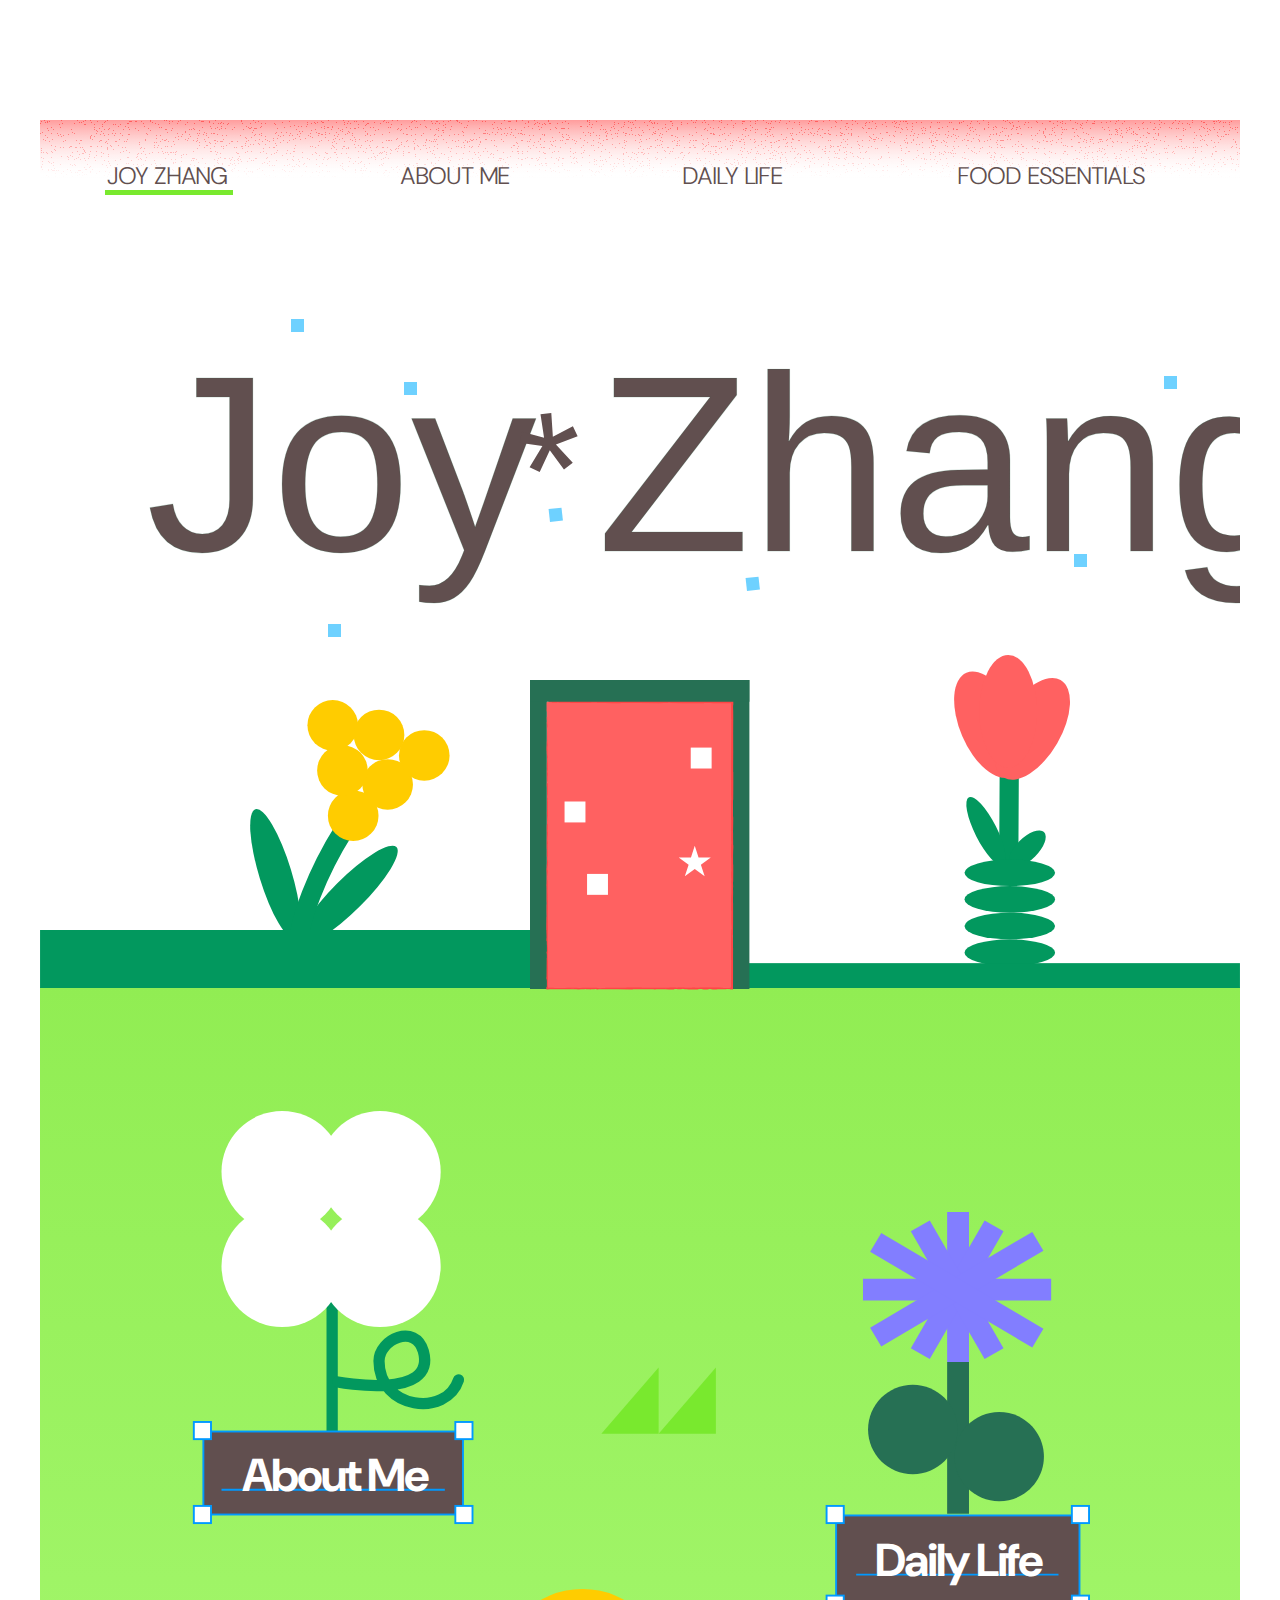
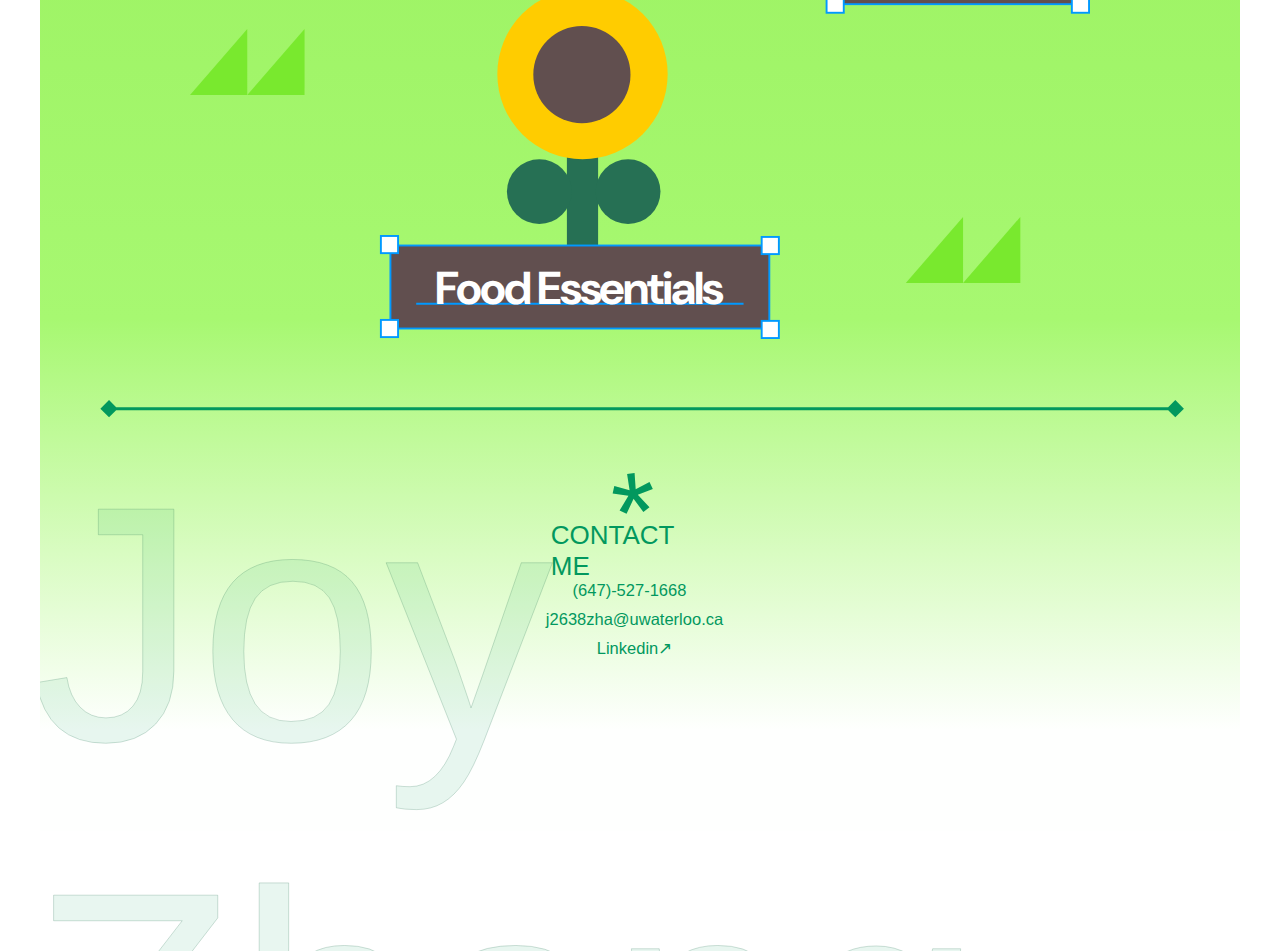
<file: index.html>
<!DOCTYPE html>
<html lang="en">
<head>
  <meta charset="UTF-8">
  <meta name="viewport" content="width=device-width, initial-scale=1.0">
  <link rel="preconnect" href="https://fonts.googleapis.com">
  <link rel="preconnect" href="https://fonts.gstatic.com" crossorigin>
  <link href="https://fonts.googleapis.com/css2?family=DM+Sans:ital,opsz,wght@0,9..40,100..1000;1,9..40,100..1000&display=swap" rel="stylesheet">
  <link rel="stylesheet" href="./style.css">
  
  <!--Created by Joy Zhang on December 10, 2025 -->
  
  <!--
Code copied from: https://css-tricks.com/adding-stroke-to-web-text/
Author: Chris Coyier
Name: Adding Stroke to Web Text
Description: The correct way to do it is adding a new stroke and applying the “offset path” filter to it.
Date retrieved: December 5th, 2025
-->
  
  <title>Joy Zhang's Website</title>

  <style>
    * {
      box-sizing: border-box;
      margin: 0;
      padding: 0;
      text-decoration: none;
    }
  </style>
  
</head>
<body>
  <div class="container">
    <div class="homepage">
      <!-- Background elements -->
      <div class="rectangle-1"></div>
      <img class="header-gradient" src="HeaderTexture.svg" alt="Header Gradient Texture" />
      <div class="homepage-green-background"></div>
      <div class="rectangle-153"></div>
      <div class="rectangle-33"></div>
      
      <!-- Lines -->
      <div class="navbar-underline"></div>
      
      <!-- Navigation -->
      <nav class="navbar">
        <a href="index.html" class="joy-zhang">JOY ZHANG</a>
        <a href="about.html" class="about-me">ABOUT ME</a>
        <a href="daily.html" class="daily-life">DAILY LIFE</a>
        <a href="food.html" class="food-essentials">FOOD ESSENTIALS</a>
      </nav>
      
      <!-- Header text -->
      <header>
        <h1>
          <span class="joy">Joy</span>
          <span class="zhang">Zhang</span>
          <span class="homepage-asterisk">*</span>
        </h1>
      </header>
      
      <!-- Decorative rectangles  -->
      <div class="bluerectangle-1"></div>
      <div class="bluerectangle-2"></div>
      <div class="bluerectangle-3"></div>
      <div class="bluerectangle-4"></div>
      <div class="bluerectangle-5"></div>
      <div class="bluerectangle-6"></div>
      <div class="bluerectangle-7"></div>
      <div class="bluerectangle-8"></div>
      
      <!-- Images -->
      <img class="homepage-header-door" src="HomepageHeaderDoor.svg" alt="Door Illustration" />
      <img class="homepage-yellow-flower" src="HomepageYellowFlower.svg" alt="Yellow Flower" />
      <img class="homepage-red-flower" src="HomepageRedFlower.svg" alt="Red Flower" />
      <img class="homepage-header-grass" src="HomepageHeaderGrass.svg" alt="Header Grass" />
      <img class="homepage-grass" src="HomepageGrassandFlowerIllustration.svg" alt="Grass and Flower" />
      
      <!-- Navigation links -->
      <nav>
        <a href="about.html" class="about-me2"><strong>About Me</strong></a>
        <a href="daily.html" class="daily-life2"><strong>Daily Life</strong></a>
        <a href="food.html" class="food-essentials2"><strong>Food Essentials</strong></a>
      </nav>
      
      <!-- Footer -->
      <footer>
        <img class="homepage-footer-divider" src="HomepageFooterDivider.svg" alt="Footer Divider" />
        <p class="joy-zhang2">Joy Zhang</p>
        <h2 class="contact-me">
          CONTACT ME </h2>
          <span class="homepage-footer-asterisk">*</span>
       
        <p class="_647-527-1668">(647)-527-1668</p>
        <a class="email" href="mailto:j2638zha@uwaterloo.ca">j2638zha@uwaterloo.ca</a>
        <a class="linkedin" href="https://www.linkedin.com/in/joy-zhang-07907729b/">Linkedin↗</a>
      </footer>
    </div>
  </div>
</body>
</html>
</file>
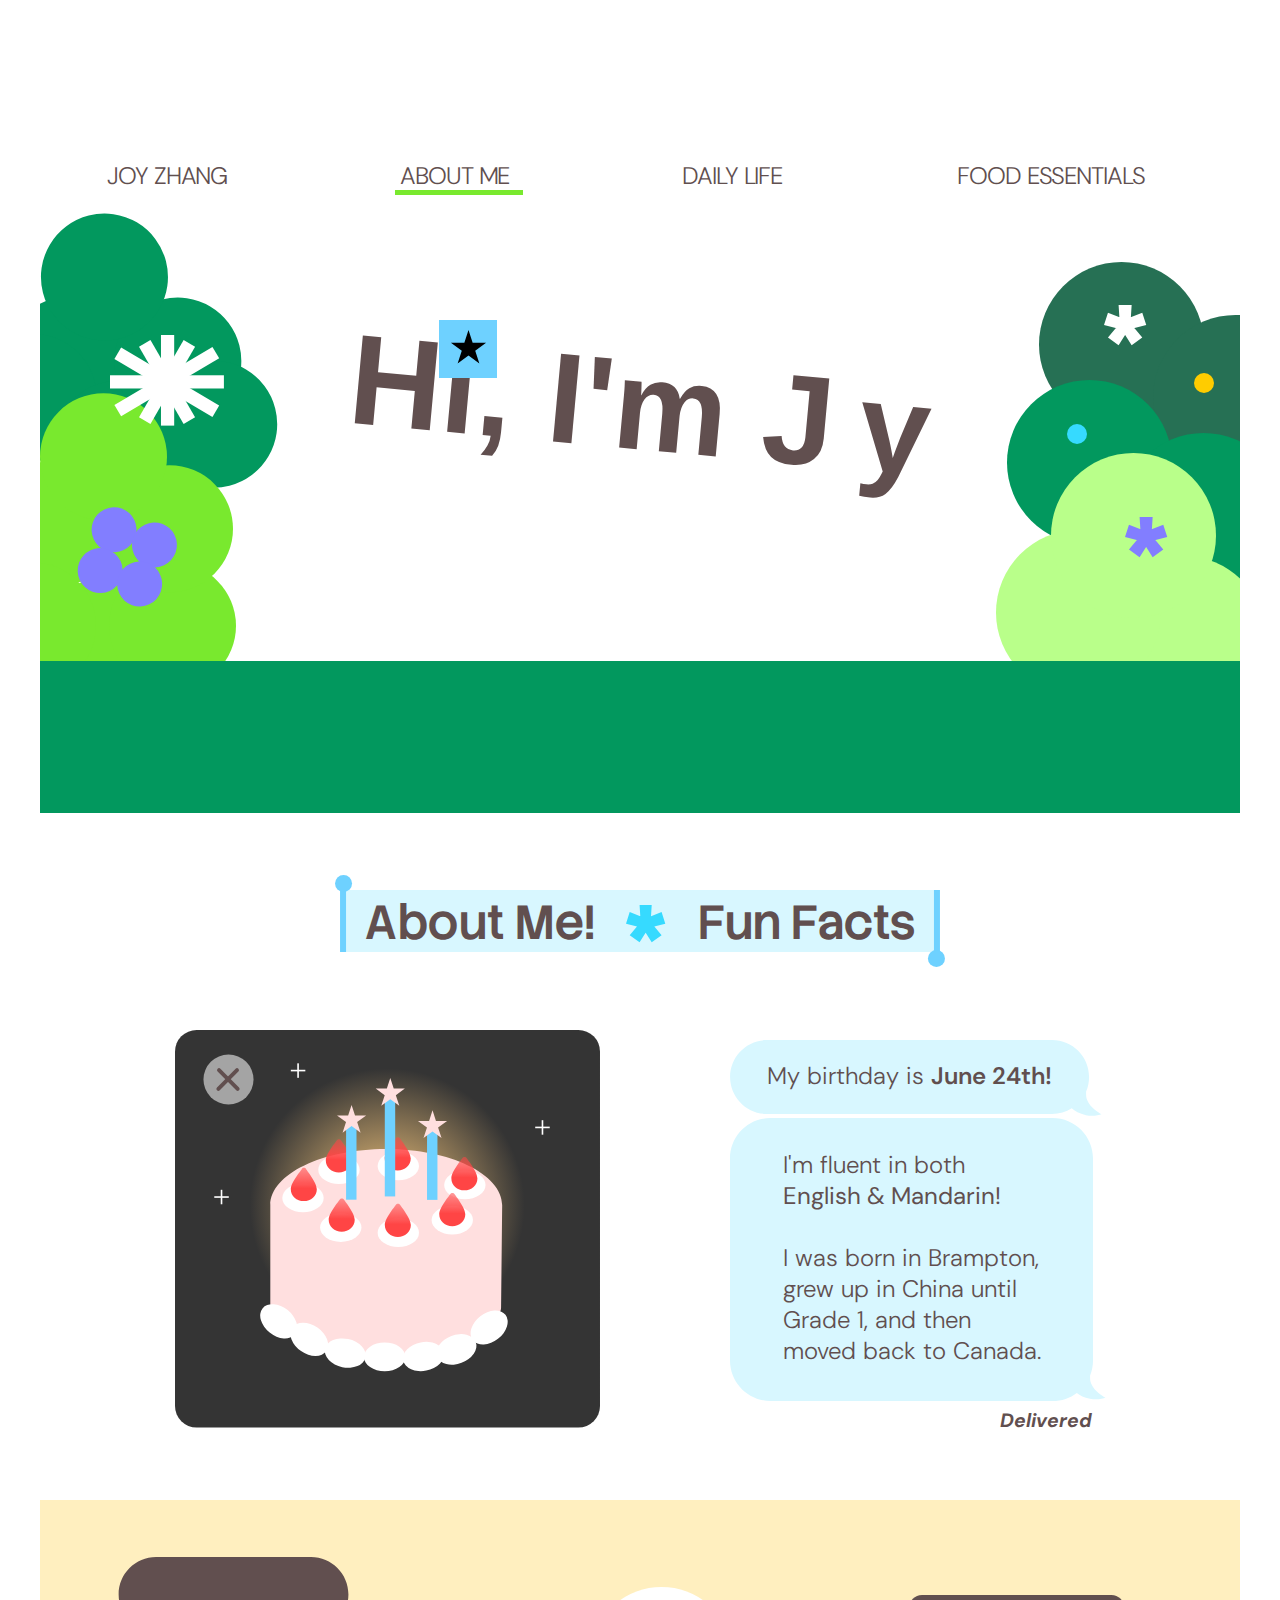
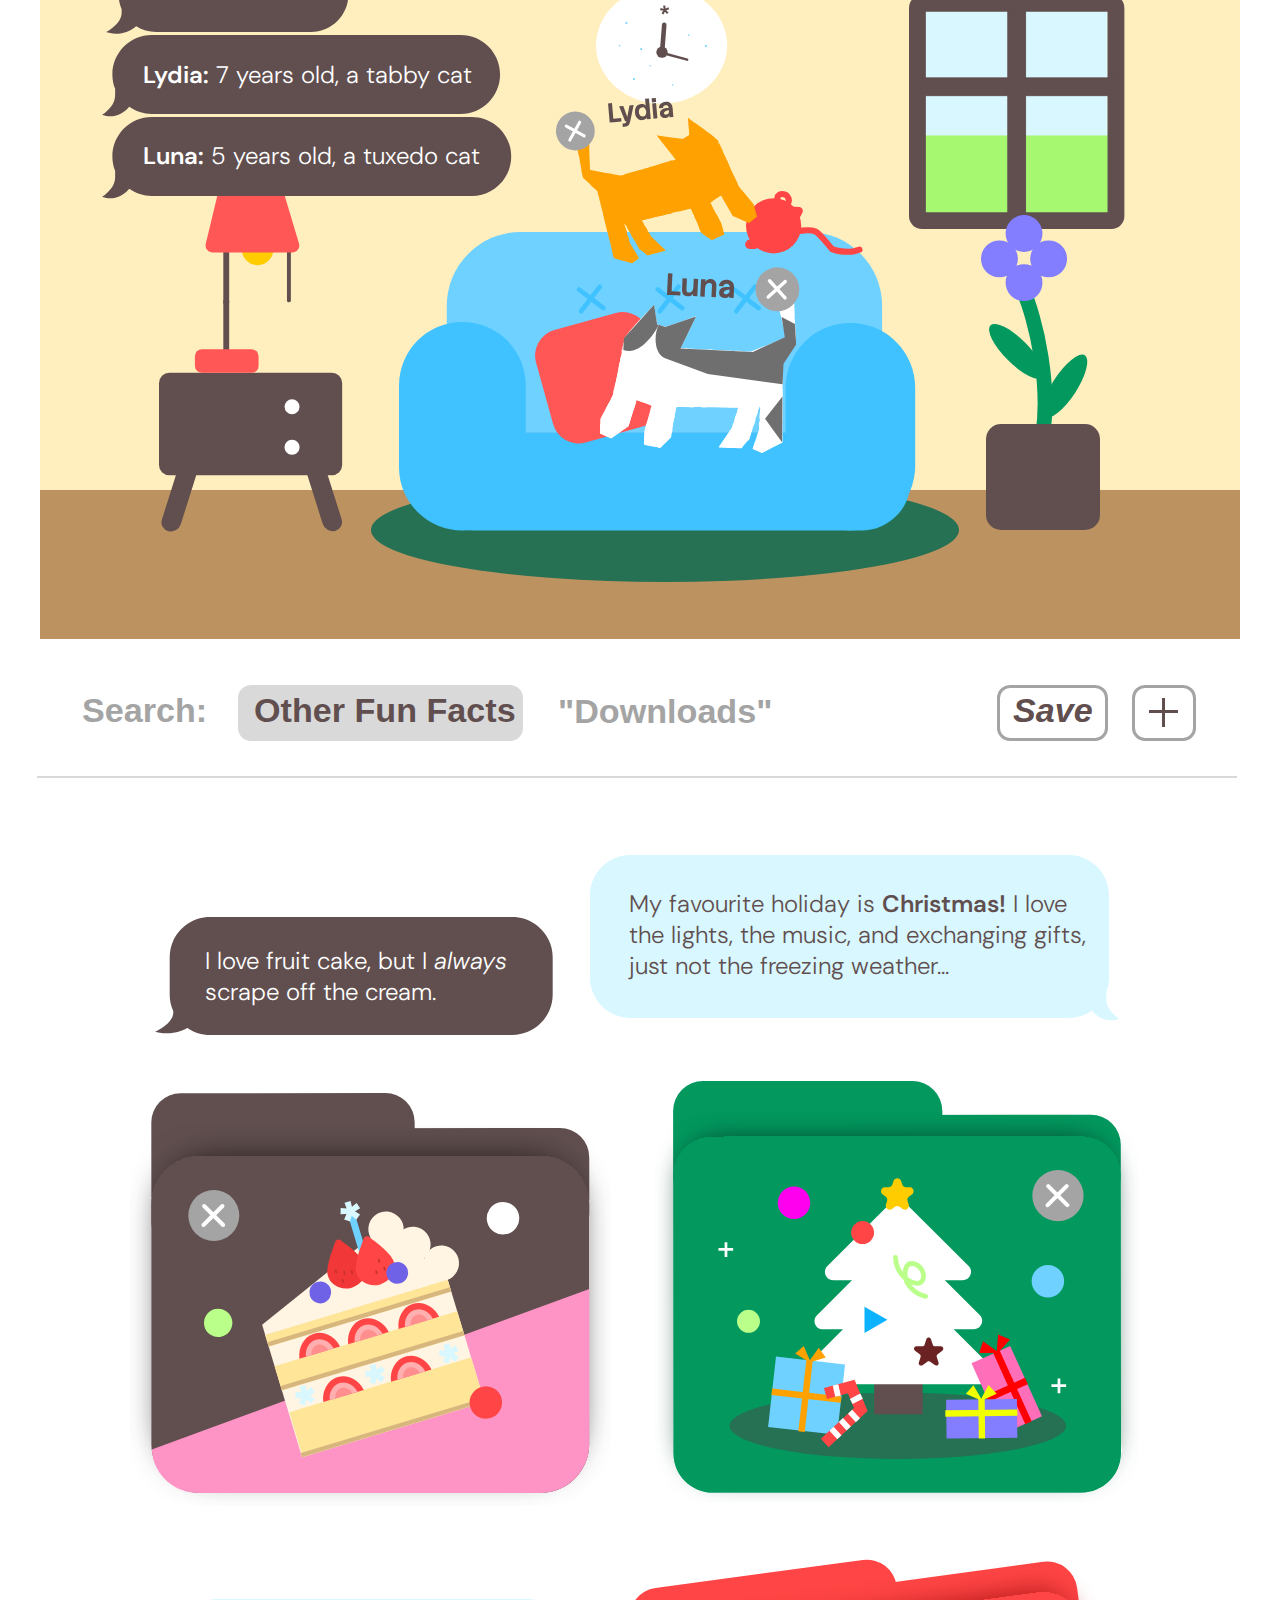
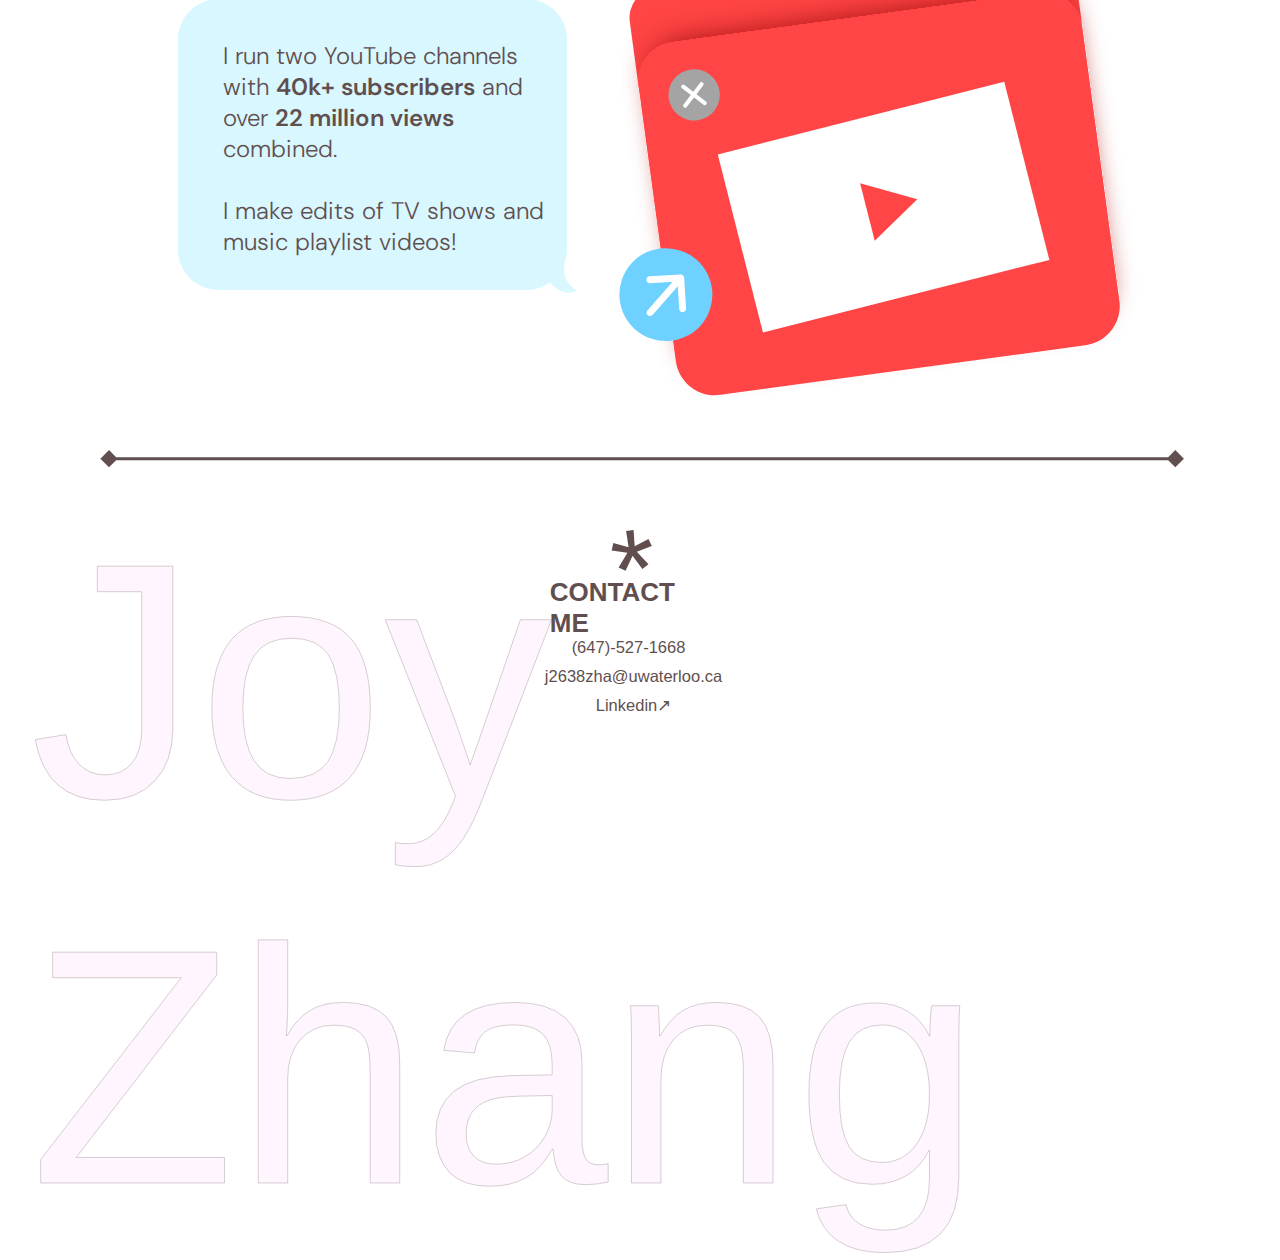
<file: about.html>
<!DOCTYPE html>
<html lang="en">
<head>
  <meta charset="UTF-8">
  <meta name="viewport" content="width=device-width, initial-scale=1.0">
  <link rel="preconnect" href="https://fonts.googleapis.com">
  <link rel="preconnect" href="https://fonts.gstatic.com" crossorigin>
  <link href="https://fonts.googleapis.com/css2?family=DM+Sans:ital,opsz,wght@0,9..40,100..1000;1,9..40,100..1000&display=swap" rel="stylesheet">
  <link href="https://fonts.googleapis.com/css2?family=Stack+Sans+Headline:wght@200..700&display=swap" rel="stylesheet">

  <link rel="stylesheet" href="./style.css">
  <link rel="stylesheet" href="./about.css">
  
  <!--
Code copied from: https://css-tricks.com/adding-stroke-to-web-text/
Author: Chris Coyier
Name: Adding Stroke to Web Text
Description: The correct way to do it is adding a new stroke and applying the “offset path” filter to it.
Date retrieved: December 5th, 2025
-->
  
  <title>About Me - Joy Zhang</title>
  
  <style>
    body {
      cursor: url('AboutCursor.svg'), auto;
    }
    
    * {
      box-sizing: border-box;
      margin: 0;
      padding: 0;
      text-decoration: none;
    }
  </style>
</head>
<body>
  <div class="container">
    <div class="about-me-page">
      <!-- Background elements -->
      <div class="rectangle-1"></div>
      <div class="header-green-rectangle"></div>
      
      <!-- Navigation Bar -->
      <nav class="navbar">
        <a href="index.html" class="joy-zhang">JOY ZHANG</a>
        <a href="about.html" class="about-me">ABOUT ME</a>
        <a href="daily.html" class="daily-life">DAILY LIFE</a>
        <a href="food.html" class="food-essentials">FOOD ESSENTIALS</a>
      </nav>

      <!-- Header Section -->
      <header>
        <img class="about-header-grass" src="AboutMeHeaderGrass.svg" alt="Header Grass Decoration" />
        <h1>
          <span class="hi-i-m-j">Hi, I'm J</span>
          <img class="about-me-header-flower" src="AboutMeHeaderFlower.svg" alt="Header Flower" />
          <span class="y">y</span>
        </h1>
        <img class="header-star" src="AboutMeHeaderStar.svg" alt="Header Star" />
      </header>
      <div class="navbar-underline"></div>

      <!-- Section Heading -->
      <img class="heading-background" src="AboutMeHeadingBackground.svg" alt="Section Heading Background" />
      <h2 class="about-me-heading">
        About Me!  
      </h2>
      <img class="heading-asterisk" src="AboutMeHeadingAsterisk.svg" alt="Heading Asterisk" />
      <h3 class="fun-facts">Fun Facts</h3>

      <!-- Birthday Section -->
      <section>
        <img class="birthday-cake" src="AboutMeBirthdayCake.svg" alt="Birthday Cake" />
        <img class="text-msg-1" src="AboutMeTextMsgSection1.svg" alt="Text Message Section 1" />
        <p class="birthday-text">
          <span class="birthday-text-span">My birthday is</span>
          <strong class="birthday-text-span2"> June 24th!</strong>
        </p>
        <p class="language-text">
          I'm fluent in both <strong>English &amp; Mandarin!</strong><br /><br />
          I was born in Brampton, grew up in China until Grade 1, and then moved back to Canada.
        </p>
        <p class="delivered"><em>Delivered</em></p>
      </section>

      <!-- Cats Section -->
      <section>
        <h3 class="i-have-two-cats">I have two cats!</h3>
        <img class="about-me-catroom" src="AboutCatRoom.svg" alt="Cat Room Illustration" />
        <img class="text-msg-2" src="AboutMeTextMsgSection2.svg" alt="Text Message Section 2" />
        <img class="about-me-lydia" src="AboutLydia.svg" alt="Lydia Cat Illustration" />
        <img class="about-me-luna" src="AboutLuna.svg" alt="Luna Cat Illustration" />
        <p class="lydia-text">
          <strong class="lydia-text-span">Lydia:</strong>
          <span class="lydia-text-span2"> 7 years old, a tabby cat</span>
        </p>
        <p class="luna-text">
          <strong class="luna-text-span">Luna:</strong>
          <span class="luna-text-span2"> 5 years old, a tuxedo cat</span>
        </p>
      </section>

      <!-- Search & Downloads Section -->
      <div class="rectangle-347"></div>
      <div class="rectangle-348"></div>
      <div class="rectangle-349"></div>
      <p class="search"><strong>Search:</strong></p>
      <p class="downloads">"Downloads"</p>
      <p class="save"><em>Save</em></p>
      <h3 class="other-fun-facts">Other Fun Facts</h3>
      <div class="line-17"></div>
      <div class="line-18"></div>
      <div class="faint-line"></div>

      <!-- Christmas Section -->
      <section>
        <img class="text-msg-3" src="AboutMeTextMsgSection3.svg" alt="Text Message Section 3" />
        <p class="christmas-text">
          <span class="christmas-text-span">My favourite holiday is</span>
          <strong class="christmas-text-span2"> Christmas!</strong>
          <span class="christmas-text-span3"> I love the lights, the music, and exchanging gifts, just not the freezing weather...</span>
        </p>
      </section>

      <!-- Other Fun Facts -->
      <section>
        <p class="cake-text">
          I love fruit cake, but I <em>always</em> scrape off the cream.
        </p>
        <img class="folders-svg" src="AboutMeFolders.svg" alt="Folders Illustration" />
        
        <p class="youtube-text">
          I run two YouTube channels with <strong class="highlight">40k+ subscribers</strong>
          and over <strong class="highlight">22 million views</strong> combined.<br /><br />
          I make edits of TV shows and music playlist videos!
        </p>
      </section>

      <!-- Footer Section -->
      <footer>
        <img class="footer-divider" src="AboutMeFooterDivider.svg" alt="Footer Divider" />
        <p class="joy-zhang2">Joy Zhang</p>
        <h2 class="contact-me">
          CONTACT ME 
           </h2>
          <span class="about-asterisk">*</span>
    
        <p class="_647-527-1668">(647)-527-1668</p>
        <a class="email" href="mailto:j2638zha@uwaterloo.ca">j2638zha@uwaterloo.ca</a>
        <a class="linkedin" href="https://www.linkedin.com/in/joy-zhang-07907729b/">Linkedin↗</a>
      </footer>
      
    </div>
  </div>
</body>
</html>
</file>
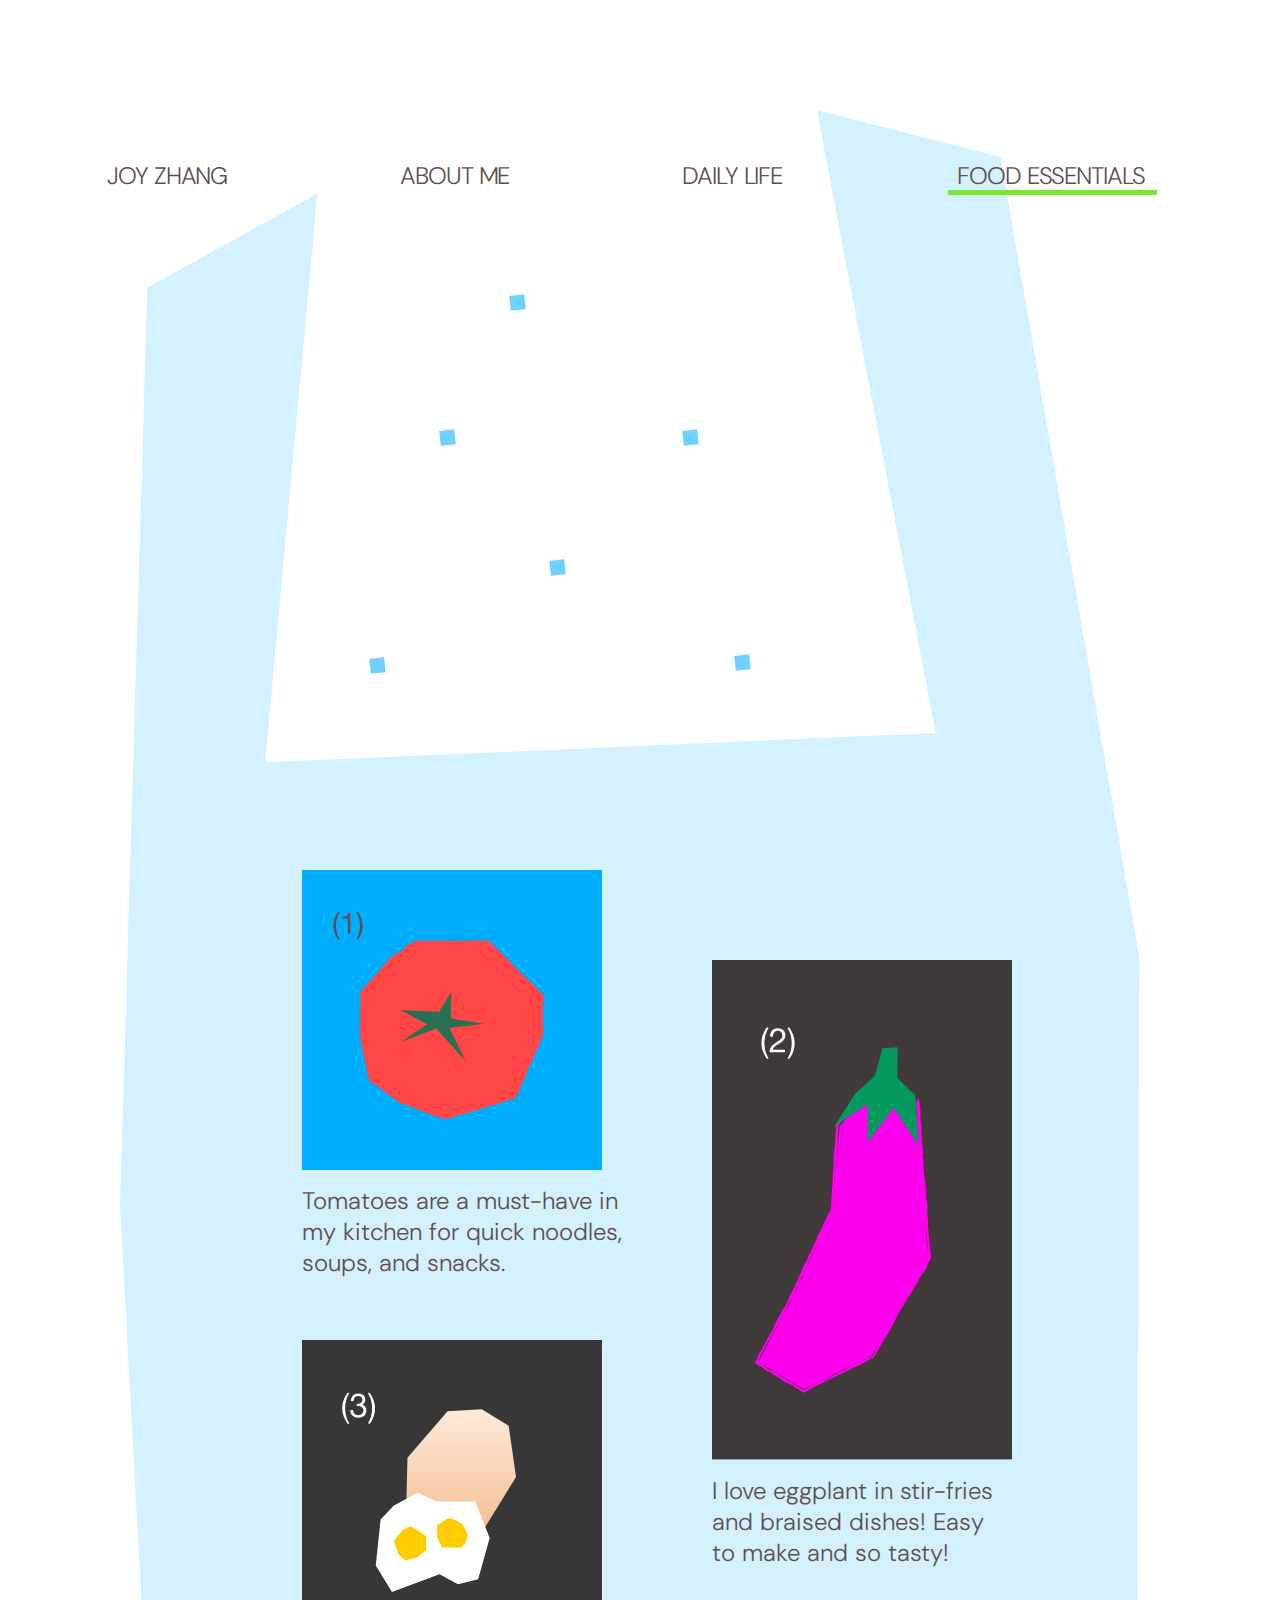
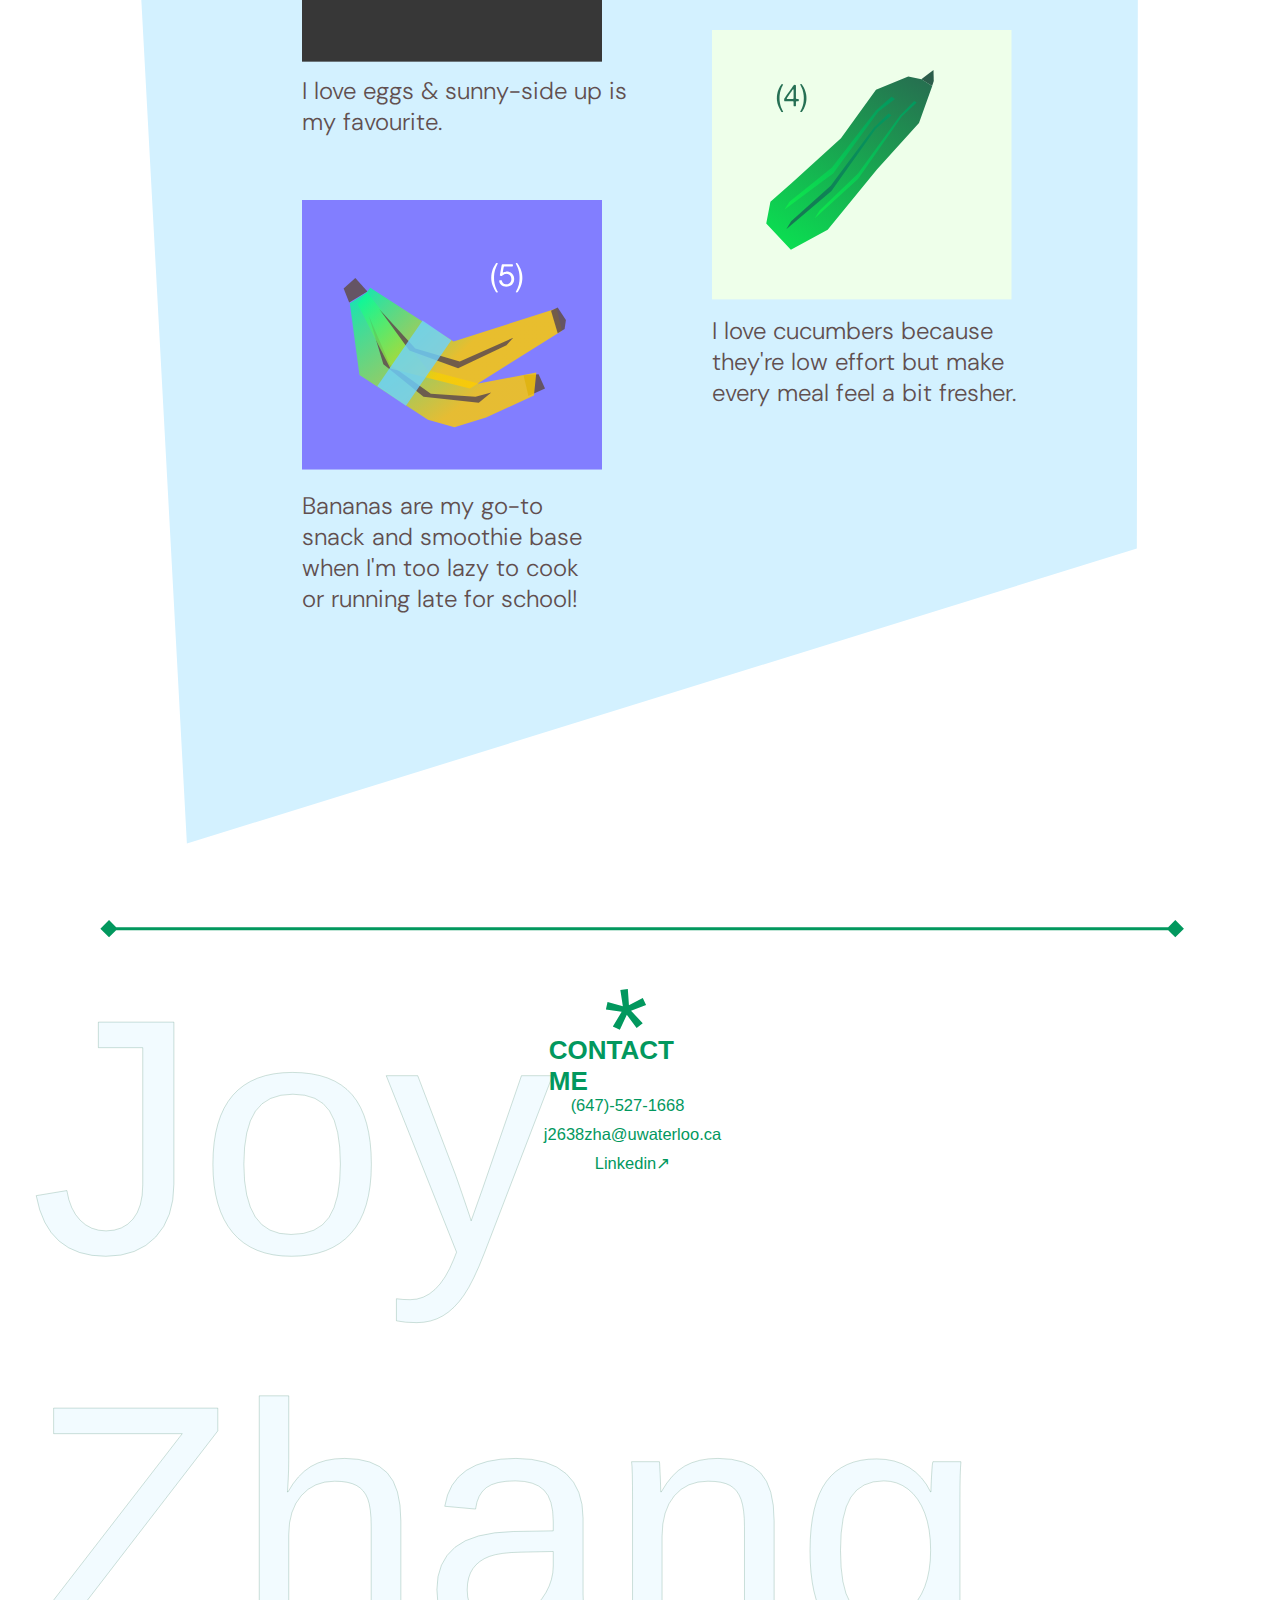
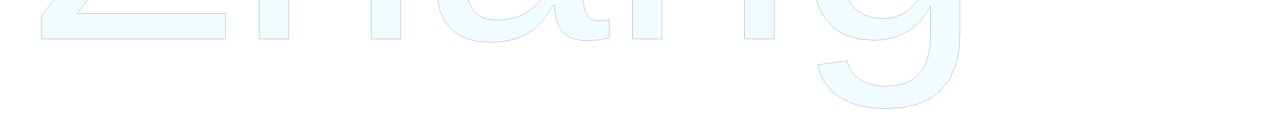
<file: food.html>
<!DOCTYPE html>
<html lang="en">
<head>
  <meta charset="UTF-8">
  <meta name="viewport" content="width=device-width, initial-scale=1.0">

  <link rel="preconnect" href="https://fonts.googleapis.com">
  <link rel="preconnect" href="https://fonts.gstatic.com" crossorigin>
  <link href="https://fonts.googleapis.com/css2?family=DM+Sans:ital,opsz,wght@0,9..40,100..1000;1,9..40,100..1000&display=swap" rel="stylesheet">
  <link href="https://fonts.googleapis.com/css2?family=Stack+Sans+Headline:wght@200..700&display=swap" rel="stylesheet">
  
  <link rel="stylesheet" href="./style.css">
  <link rel="stylesheet" href="./food.css">
  
  <!--
Code copied from: https://css-tricks.com/adding-stroke-to-web-text/
Author: Chris Coyier
Name: Adding Stroke to Web Text
Description: The correct way to do it is adding a new stroke and applying the “offset path” filter to it.
Date retrieved: December 5th, 2025
-->
  
  <title>Food Essentials - Joy Zhang</title>

  <style>
    * {
      box-sizing: border-box;
      margin: 0;
      padding: 0;
      text-decoration: none;
    }
  </style>
  
</head>
<body>
  <div class="container">
    <div class="food-essentials-page">
      
      <!-- Navigation -->
      <nav class="navbar">
        <a href="index.html" class="joy-zhang">JOY ZHANG</a>
        <a href="about.html" class="about-me">ABOUT ME</a>
        <a href="daily.html" class="daily-life">DAILY LIFE</a>
        <a href="food.html" class="food-essentials">FOOD ESSENTIALS</a>
      </nav>
      <div class="navbar-underline"></div>
      
      <!-- Header Section -->
      <header>
        <img class="food-bag" src="FoodBag.svg" alt="Food Bag Illustration" />
        <h1>
          <span class="my">My</span>
          <span class="food">Food</span>
          <span class="asterisk">*</span>
          <span class="essentials">Essentials</span>
        </h1>
      </header>
      
      <!-- Decorative Rectangles -->
      <div class="foodrectangle-1"></div>
      <div class="foodrectangle-2"></div>
      <div class="foodrectangle-3"></div>
      <div class="foodrectangle-4"></div>
      <div class="foodrectangle-5"></div>
      <div class="foodrectangle-6"></div>
      
      <!-- Food Items -->
      <section>
        <img class="food-tomato" src="FoodTomato.svg" alt="Tomato" />
        <p class="tomato-text">
          Tomatoes are a must-have in my kitchen for quick noodles, soups, and snacks.
        </p>
      </section>
      
      <section>
        <img class="food-eggplant" src="FoodEggplant.svg" alt="Eggplant" />
        <p class="eggplant-text">
          I love eggplant in stir-fries and braised dishes! Easy to make and so tasty!
        </p>
      </section>
      
      <section>
        <img class="food-egg" src="FoodEgg.svg" alt="Egg" />
        <p class="egg-text">
          I love eggs &amp; sunny-side up is my favourite.
        </p>
      </section>
      
      <section>
        <img class="food-cucumber" src="FoodCucumber.svg" alt="Cucumber" />
        <p class="cucumber-text">
          I love cucumbers because they're low effort but make every meal feel a bit fresher.
        </p>
      </section>
      
      <section>
        <img class="food-banana" src="FoodBanana.svg" alt="Banana" />
        <p class="banana-text">
          Bananas are my go-to snack and smoothie base when I'm too lazy to cook or running late for school!
        </p>
      </section>
      
      <!-- Footer Section -->
      <footer>
        <img class="food-footer-divider" src="HomepageFooterDivider.svg" alt="Footer Divider" />
        <p class="joy-zhang2">Joy Zhang</p>
        <h2 class="contact-me">CONTACT ME</h2>
        <span class="footer-asterisk">*</span>
        <p class="_647-527-1668">(647)-527-1668</p>
        <a class="email" href="mailto:j2638zha@uwaterloo.ca">j2638zha@uwaterloo.ca</a>
        <a class="linkedin" href="https://www.linkedin.com/in/joy-zhang-07907729b/">Linkedin↗</a>
      </footer>
      
    </div>
  </div>
</body>
</html>
</file>
<file: style.css>
.container {
  width: 1200px;
  margin: 0 auto;    
  position: relative;
}
.homepage,
.homepage * {
  box-sizing: border-box;
}
.homepage {
  height: 2551px;
  position: relative;
  overflow: hidden;
}
.header-gradient {
  position: absolute;
  top: 120px; 
  left: 0;
  width: 1200px;
  height: auto;
  z-index: 3;
}
.navbar-underline {
  margin-top: -5px;
  border-style: solid;
  border-color: #79e92e;
  border-width: 5px 0 0 0;
  width: 128px; 
  height: 0px;
  position: absolute;
  left: 65px;   
  top: 195px;  
  z-index: 10;
}

.homepage-green-background {
  background: linear-gradient(
    180deg,
    rgba(145, 237, 83, 1) 0%,
    rgba(167, 248, 113, 1) 64.5%,
    rgba(254, 255, 254, 1) 93%
  );
  width: 1200px;
  height: 1444px;
  position: absolute;
  left: 0px;
  top: 987px;
  z-index: 0;
}

.navbar {
  position: relative;
  width: 1200px;
  height: 100px;
  margin: 0 auto;
  top: 120px;
  right: 10px;
}

.homepage-header-door {
  width: 220px;
  height: auto;
  display: block;
  margin: 0 auto;
  position: relative;
  z-index: 10;
  top: 580px;
}
.homepage-yellow-flower,
.homepage-red-flower {
  animation: bounceUp 1.5s ease-out forwards;
}

.homepage-red-flower {
  animation-delay: 0.3s;
}

@keyframes bounceUp {
  0% {
    transform: translateY(100px);
  }
  60% {
    transform: translateY(-20px);
  }
  100% {
    transform: translateY(0);
  }
}


.homepage-yellow-flower {
  width: 210px;
  height: auto;
  display: block;
  margin: 0 auto;
  position: absolute;
  z-index: 3;
  top: 700px;
  left: 200px;
}

.homepage-red-flower {
  width: 146px;
  height: auto;
  display: block;
  margin: 0 auto;
  position: absolute;
  z-index: 3;
  top: 655px;
  left: 900px;
}

.homepage-header-grass {
  width: 1200px;
  height: auto;
  display: block;
  margin: 40px auto;
  position: relative;
  z-index: 8;
  top: 480px;
}

.homepage-grass {
  width: 900px;
  height: auto;
  display: block;
  margin: 20px auto;
  position: relative;
  z-index: 10;
  top: 563px;
  animation: slideUpFromBottom 1.5s ease-out 0.8s both;
}

@keyframes slideUpFromBottom {
  from {
    opacity: 0;
    transform: translateY(100px);  
  }
  to {
    opacity: 1;
    transform: translateY(0); 
  }
}

.joy-zhang:hover,
.about-me:hover,
.daily-life:hover,
.food-essentials:hover {
  color: #02985e;
  transition: color 0.3s ease;
}

.joy-zhang {
  position: absolute;
  top: 40px;
  left: 77px;
  font-size: 24px;
  font-family: "DM Sans", sans-serif; 
  font-weight: 300;
  letter-spacing: -0.045em;
  color: #614f4f;
  z-index: 10;
}


.about-me {
  position: absolute;
  top: 40px;
  left: 370px;
  font-size: 24px;
  font-family: "DM Sans", sans-serif; 
  font-weight: 300;
  letter-spacing: -0.045em;
  color: #614f4f;
  z-index: 10;
}

.daily-life {
  position: absolute;
  top: 40px;
  left: 652px;
  font-size: 24px;
  font-family: "DM Sans", sans-serif;
  font-weight: 300; 
  letter-spacing: -0.045em;
  color: #614f4f;
  z-index: 10;
}

.food-essentials {
  position: absolute;
  top: 40px;
  left: 927px;
  font-size: 24px;
  font-family: "DM Sans", sans-serif; 
  font-weight: 300;
  letter-spacing: -0.045em;
  color: #614f4f;
  z-index: 10;
}

.joy-zhang2 {
  color: rgba(2, 152, 94, 0.09);
  text-align: left;
  font-family: "AdvinePixelDemo-Regular", sans-serif;
  font-size: 335.5px;
  font-weight: 400;
  position: absolute;
  left: -9px;
  top: 2030.9px;
  width: 1189px;
  -webkit-text-stroke: 1px rgba(38, 112, 84, 0.22);
}

._647-527-1668 {
  color: #02985e;
  text-align: center;
  font-family: "StackSansHeadline-Regular", sans-serif;
  font-size: 16.5px;
  font-weight: 300;
  position: absolute;
  left: 530.7px;
  top: 2181px;
  width: 117.6px;
}
.email {
  color: #02985e;
  text-align: center;
  font-family: "StackSansHeadline-Regular", sans-serif;
  font-size: 16.5px;
  font-weight: 300;
  position: absolute;
  left: 493px;
  top: 2210px;
  width: 203px;
}

.email:hover {
  text-decoration: underline;
}

  .linkedin {
  color: #02985e;
  text-align: center;
  font-family: "StackSansHeadline-Regular", sans-serif;
  font-size: 16.5px;
  font-weight: 300;
  position: absolute;
  left: 493px;
  top: 2239px;
  width: 203px;
}

.linkedin:hover {
  text-decoration: underline;
}

.contact-me {
  color: #02985e;
  text-align: left;
  font-family: "StackSansHeadline-Bold", sans-serif;
  font-size: 26px;
  font-weight: 300;
  position: absolute;
  left: 510.75px;
  top: 2120px;
  width: 167.5px;

}
.homepage-footer-asterisk {
  color: #02985e;
  text-align: left;
  font-family: "StackSansHeadline-Regular", sans-serif;
  font-size: 113px;
  font-weight: 300;
  position: absolute;
  left: 566.21px;
  top: 2050px;
  width: 45.5px;
  height: 87.4px;
  transform-origin: 0 0;
  transform: rotate(-6.4deg) scale(1, 1);
}
.homepage-footer-divider {
  width: 1085px;
  height: auto;
  position: absolute;
  left: 60px;
  top: 2000px;
  z-index: 5;
}
.homepage-asterisk {
  animation: pulse 2s ease-in-out infinite;
}


@keyframes pulse {
  0%, 100% {
    transform: rotate(-6.337deg) scale(1);
  }
  50% {
    transform: rotate(-6.337deg) scale(1.1);
  }
}

.joy {
  color: #614f4f;
  text-align: left;
  font-family: "AdvinePixelDemo-Regular", sans-serif;
  font-size: 251px;
  font-weight: 400;
  position: absolute;
  left: 106px;
  top: 320px;
  -webkit-text-stroke: 0.75px rgba(38, 112, 84, 0.22);
}
.zhang {
  color: #614f4f;
  text-align: left;
  font-family: "AdvinePixelDemo-Regular", sans-serif;
  font-size: 251px;
  font-weight: 400;
  position: absolute;
  left: 557px;
  top: 320px;
  -webkit-text-stroke: 0.75px rgba(38, 112, 84, 0.22);
}
.homepage-asterisk {
  color: #614f4f;
  text-align: left;
  font-family: "StackSansHeadline-Regular", sans-serif;
  font-size: 163.4px;
  font-weight: 400;
  position: absolute;
  left: 470px;
  top: 380px;
  transform-origin: 0 0;
  transform: rotate(-6.337deg) scale(1, 1);
}

.bluerectangle-1{
  background: #6ed1ff;
  width: 12.9px;
  height: 12.9px;
  position: absolute;
  left: 288.4px;
  top: 636.5px;
  transform-origin: 0 0;
  transform: rotate(0deg) scale(1, -1);
}

.bluerectangle-2{
  background: #6ed1ff;
  width: 12.9px;
  height: 12.9px;
  position: absolute;
  left: 707px;
  top: 590.8px;
  transform-origin: 0 0;
  transform: rotate(-6.337deg) scale(1, -1);
}
.bluerectangle-3 {
  background: #6ed1ff;
  width: 12.9px;
  height: 12.9px;
  position: absolute;
  left: 510px;
  top: 521.82px;
  transform-origin: 0 0;
  transform: rotate(-6.337deg) scale(1, -1);
}

.bluerectangle-4 {
  background: #6ed1ff;
  width: 12.9px;
  height: 12.9px;
  position: absolute;
  left: 1034px;
  top: 554px;
  transform-origin: 0 0;
  transform: rotate(0deg) scale(1, 1);
}

.bluerectangle-5 {
  background: #6ed1ff;
  width: 12.9px;
  height: 12.9px;
  position: absolute;
  left: 1124px;
  top: 376px;
  transform-origin: 0 0;
  transform: rotate(0deg) scale(1, 1);
}

.bluerectangle-6 {
  background: #6ed1ff;
  width: 12.9px;
  height: 12.9px;
  position: absolute;
  left: 1235px;
  top: 513px;
  transform-origin: 0 0;
  transform: rotate(0deg) scale(1, 1);
}

.bluerectangle-7 {
  background: #6ed1ff;
  width: 12.9px;
  height: 12.9px;
  position: absolute;
  left: 364px;
  top: 382px;
  transform-origin: 0 0;
  transform: rotate(0deg) scale(1, 1);
}

.bluerectangle-8 {
  background: #6ed1ff;
  width: 12.9px;
  height: 12.9px;
  position: absolute;
  left: 251px;
  top: 319px;
  transform-origin: 0 0;
  transform: rotate(0deg) scale(1, 1);
}

.about-me2, .daily-life2, .food-essentials2 {

animation: slideUpFromBottom 1.5s ease-out 0.8s both;
}

@keyframes slideUpFromBottom {
  from {
    opacity: 0;
    transform: translateY(100px); 
  }
  to {
    opacity: 1;
    transform: translateY(0); 
  }
}

.about-me2 {
  color: #ffffff;
  text-align: left;
  font-family: "DM Sans", sans-serif; 
  font-size: 46px;
  letter-spacing: -0.045em;
  font-weight: 500;
  position: absolute;
  left: 202px;
  top: 1445px;
  z-index: 20;
}

.daily-life2 {
  color: #ffffff;
  text-align: left;
  font-family: "DM Sans", sans-serif; 
  font-size: 46px;
  letter-spacing: -0.045em;
  font-weight: 500;
  position: absolute;
  left: 835px;
  top: 1530px;
  z-index: 20;
}

.food-essentials2 {
  color: #ffffff;
  text-align: left;
  font-family: "DM Sans", sans-serif; 
  font-size: 46px;
  letter-spacing: -0.045em;
  font-weight: 500;
  position: absolute;
  left: 395px;
  top: 1858px;
  z-index: 20;
}

.about-me2:hover, .daily-life2:hover, .food-essentials2:hover {
  color: #614f4f;
}
</file>
<file: about.css>
.container {
  width: 1200px;
  margin: 0 auto; 
  position: relative;
}

.about-page {
  cursor: url('AboutCursor.svg'), auto;
}

.about-me-page,
.about-me-page * {
  box-sizing: border-box;
}

.about-me-page {
  padding: 120px 0; 
  position: relative;
  height: 4162px; 
}

.navbar {
  position: relative;
  width: 1200px;
  height: 100px;
  margin: 0 auto;
  top: 0px; 
  right: 10px; 
  z-index: 10;
}

.joy-zhang {
  position: absolute;
  top: 40px;
  left: 77px;
  font-size: 24px;
  font-family: "DM Sans", sans-serif; 
  font-weight: 300;
  letter-spacing: -0.045em;
  color: #614f4f;
  z-index: 10;
  text-decoration: none;
}

.about-me {
  position: absolute;
  top: 40px;
  left: 370px;
  font-size: 24px;
  font-family: "DM Sans", sans-serif; 
  font-weight: 300;
  letter-spacing: -0.045em;
  color: #614f4f;
  z-index: 10;
  text-decoration: none;
}

.daily-life {
  position: absolute;
  top: 40px;
  left: 652px;
  font-size: 24px;
  font-family: "DM Sans", sans-serif; 
  font-weight: 300;
  letter-spacing: -0.045em;
  color: #614f4f;
  z-index: 10;
  text-decoration: none;
}

.food-essentials {
  position: absolute;
  top: 40px;
  left: 927px;
  font-size: 24px;
  font-family: "DM Sans", sans-serif; 
  font-weight: 300;
  letter-spacing: -0.045em;
  color: #614f4f;
  z-index: 10;
  text-decoration: none;
}

.about-header-grass {
  position: absolute;
  top: 200px;
  left: 0;
  width: 1200px;
  z-index: 0;
  animation: fadeBounce 1s ease-out forwards, bounceLoop 3.5s ease-in-out infinite;
}

@keyframes fadeBounce {
  from {
    transform: translateY(20px);
  }
  to {
    transform: translateY(0);
  }
}

@keyframes bounceLoop {
  0%, 100% {
    transform: translateY(0);
  }
  50% {
    transform: translateY(-10px);
  }
}

.rectangle-1 {
  background: #ffffff;
  width: 1200px;
  height: 4034px; 
  position: absolute;
  left: 0px;
  top: 0px;
}

.rectangle-347 {
  background: #d9d9d9;
  border-radius: 13px;
  width: 285px;
  height: 56px;
  position: absolute;
  left: 198px;
  top: 2285px;
}

.rectangle-348 {
  border-radius: 13px;
  border-style: solid;
  border-color: #a4a4a4;
  border-width: 3px;
  width: 111px;
  height: 56px;
  position: absolute;
  left: 957px;
  top: 2285px; 
}

.rectangle-349 {
  border-radius: 13px;
  border-style: solid;
  border-color: #a4a4a4;
  border-width: 3px;
  width: 64px;
  height: 56px;
  position: absolute;
  left: 1092px;
  top: 2285px; 
}

.joy-zhang2 {
  color: rgba(255, 207, 252, 0.2);
  text-align: left;
  font-family: "AdvinePixelDemo-Regular", sans-serif;
  font-size: 335.55px;
  font-weight: 400;
  position: absolute;
  left: -10px;
  top: 3687.9px;
  width: 1189px;
  -webkit-text-stroke: 1px rgba(97, 79, 79, 0.26);
}

._647-527-1668 {
  color: #614f4f;
  text-align: center;
  font-family: "StackSansHeadline-Regular", sans-serif;
  font-size: 16.5px;
  font-weight: 400;
  position: absolute;
  left: 529.72px;
  top: 3837.75px;
  width: 117.59px;
}

.email {
  color: #614f4f;
  text-align: center;
  font-family: "StackSansHeadline-Regular", sans-serif;
  font-size: 16.5px;
  font-weight: 400;
  position: absolute;
  left: 492px;
  top: 3866.75px; 
  width: 203px;
}

.email:hover {
  text-decoration: underline;
}

.linkedin {
  color: #614f4f;
  text-align: center;
  font-family: "StackSansHeadline-Regular", sans-serif;
  font-size: 16.5px;
  font-weight: 400;
  position: absolute;
  left: 492px;
  top: 3895.75px; 
  width: 203px;
}

.contact-me {
  color: #614f4f;
  text-align: left;
  font-family: "StackSansHeadline-Bold", sans-serif;
  font-size: 26px;
  font-weight: 700;
  position: absolute;
  left: 509.75px;
  top: 3776.75px;
  width: 167.51px;
}

.about-asterisk {
  color: #614f4f;
  text-align: left;
  font-family: "StackSansHeadline-Regular", sans-serif;
  font-size: 113px;
  font-weight: 400;
  position: absolute;
  left: 565.21px;
  top: 3706.97px; 
  width: 45.48px;
  height: 87.38px;
  transform-origin: 0 0;
  transform: rotate(-6.393deg) scale(1, 1);
}

.header-green-rectangle {
  background: #02985e;
  width: 1200px;
  height: 152px;
  position: absolute;
  left: 0px;
  top: 661px;
  z-index: 10;
}

.hi-i-m-j {
  color: #614f4f;
  text-align: left;
  font-family: "StackSansHeadline-Bold", sans-serif;
  font-size: 128px;
  font-weight: 700;
  position: absolute;
  left: 317px;
  top: 305px;
  transform-origin: 0 0;
  transform: rotate(5.259deg) scale(1, 1);
}

.about-me-header-flower {
  position: absolute;
  top: 390px; 
  left: 718px; 
  width: 135px;
  height: auto;
  transform: translateY(100px) scale(0.8);
  opacity: 0;
  animation: bounceInOnce 1s ease-out forwards;
  animation-delay: 0.5s;
}

@keyframes bounceInOnce {
  0% {
    transform: translateY(100px) scale(0.8);
    opacity: 0;
  }
  60% {
    transform: translateY(-20px) scale(1.05);
    opacity: 1;
  }
  100% {
    transform: translateY(0) scale(1);
    opacity: 1;
  }
}

.y {
  color: #614f4f;
  text-align: left;
  font-family: "StackSansHeadline-Bold", sans-serif;
  font-size: 128px;
  font-weight: 700;
  position: absolute;
  left: 826.21px;
  top: 352px;
  transform-origin: 0 0;
  transform: rotate(5.3deg) scale(1, 1);
}

.header-star {
  position: absolute;
  top: 320px;  
  left: 399px; 
  z-index: 5;
  width: auto; 
  transition: transform 0.3s ease-in-out;
}

.header-star:hover {
  transform: rotate(10deg);
}

.about-me-heading {
  color: #614f4f;
  text-align: left;
  font-family: "Stack Sans Headline", sans-serif;
  font-size: 48px;
  font-weight: 500;
  letter-spacing: 0.5px;
  position: absolute;
  left: 325px;
  top: 891px;
  z-index: 1;
}

.heading-asterisk {
  position: absolute;
  left: 586px;
  top: 905px;
  z-index: 1;
  width: 40px;
  height: auto;
}

.fun-facts {
  color: #614f4f;
  text-align: left;
  font-family: "Stack Sans Headline", sans-serif;
  font-size: 48px;
  font-weight: 500;
  position: absolute;
  left: 658px;
  top: 891px;
  z-index: 1;
}

.birthday-cake,
.text-msg-1,
.birthday-text,
.language-text,
.text-msg-2,
.i-have-two-cats,
.lydia-text,
.luna-text,
.text-msg-3,
.christmas-text,
.cake-text,
.youtube-text {
   animation: bounceUpDown 2s ease-in-out infinite alternate;
  transform-origin: center center;
}

@keyframes bounceUpDown {
  from {
    transform: translateY(-25px);
  }
  to {
    transform: translateY(0);
  }
}

.birthday-cake {
  position: absolute;
  top: 1030px; 
  left: 135px;
  width: 425px;
  z-index: 2;
}

.delivered {
  color: #614f4f;
  text-align: left;
  font-family: "DM Sans", sans-serif;
  font-size: 19.41px;
  font-weight: 700;
  position: absolute;
  left: 960px;
  top: 1408px; 
}

.heading-background {
  position: absolute;     
  top: 875px;     
  left: 295px;         
  width: 610px;    
  height: auto;
  z-index: 0;      
}

.text-msg-1 {
  position: absolute;
  top: 1040px;  
  left: 690px; 
}

.birthday-text {
  color: #614f4f;
  text-align: left;
  font-family: "DM Sans", sans-serif; 
  font-size: 24px;
  font-weight: 300;
  position: absolute;
  left: 726.65px;
  top: 1060px;
  width: 354px;
  height: 28px;
}

.birthday-text-span {
  font-family: "DM Sans", sans-serif; 
}

.birthday-text-span2 {
  font-family: "DM Sans", sans-serif; 
  font-weight: 600;
}

.about-me-lydia,
.about-me-luna {
  transition: transform 0.3s ease;
  animation: tilt 2s ease-in-out infinite alternate;
}

.about-me-lydia {
  transform: rotate(-5deg);
  position: absolute;      
  top: 1670px;             
  left: 515px;             
  width: 200px;       
  height: auto;
  z-index: 1;
}

.about-me-luna {
  transform: rotate(5deg);
  position: absolute;      
  top: 1860px;             
  left: 560px;             
  width: 200px;       
  height: auto;
  z-index: 1;
}

@keyframes tilt {
  from {
    transform: rotate(0deg);
  }
  to {
    transform: rotate(5deg);
  }
}

.about-me-catroom {
  position: absolute;      
  top: 1500px;             
  left: 0px;             
  width: 1200px;       
  height: auto;
  z-index: 0;           
}

.language-text {
  color: #614f4f;
  text-align: left;
  font-family: "DM Sans", sans-serif; 
  font-size: 24px;
  font-weight: 300;
  position: absolute;
  left: 743px;
  top: 1148.5px;
  width: 266px;
}

.search {
  color: #a4a4a4;
  text-align: left;
  font-family: "StackSansHeadline-Bold", sans-serif;
  font-size: 34.14px;
  font-weight: 700;
  position: absolute;
  left: 42px;
  top: 2291px;
  width: 199px;
  height: 51px;
}

.downloads {
  color: #a4a4a4;
  text-align: left;
  font-family: "StackSansHeadline-Bold", sans-serif;
  font-size: 34.14px;
  font-weight: 700;
  position: absolute;
  left: 518px;
  top: 2292px; 
}

.save {
  color: #614f4f;
  text-align: left;
  font-family: "StackSansHeadline-Bold", sans-serif;
  font-size: 34.14px;
  font-weight: 700;
  position: absolute;
  left: 973px;
  top: 2291px; 
}

.other-fun-facts {
  color: #614f4f;
  text-align: left;
  font-family: "StackSansHeadline-Bold", sans-serif;
  font-size: 34.14px;
  font-weight: 700;
  position: absolute;
  left: 214px;
  top: 2291px; 
}

.youtube-text {
  color: #614f4f;
  text-align: left;
  font-family: "DM Sans", sans-serif;
  font-size: 24px;
  font-weight: 300;
  position: absolute;
  left: 183px;
  top: 3240px;
  width: 321px;
  z-index: 10;
}

.youtube-text .highlight {
  font-weight: 600;
}

.cake-text {
  color: #ffffff;
  text-align: left;
  font-family: "DM Sans", sans-serif; 
  font-size: 24px;
  font-weight: 300;
  position: absolute;
  left: 165px;
  top: 2545px;
  width: 312px;
  z-index: 10;
}

.christmas-text {
  color: #614f4f;
  text-align: left;
  font-family: "DM Sans", sans-serif; 
  font-size: 24px;
  font-weight: 300;
  position: absolute;
  left: 589px;
  top: 2488px;
  width: 465px;
  z-index: 1;
}

.christmas-text-span {
  font-family: "DM Sans", sans-serif;
  z-index: 1; 
}

.christmas-text-span2 {
  font-family: "DM Sans", sans-serif; 
  font-weight: 600;
  z-index: 1;
}

.line-17 {
  margin-top: -3.79px;
  border-style: solid;
  border-color: #614f4f;
  border-width: 3.79px 0 0 0;
  width: 29.26px;
  height: 0px;
  position: absolute;
  left: 1109px;
  top: 2314.09px; 
  transform-origin: 0 0;
  transform: rotate(0deg) scale(1, 1);
}

.line-18 {
  margin-top: -3.79px;
  border-style: solid;
  border-color: #614f4f;
  border-width: 3.79px 0 0 0;
  width: 29.26px;
  height: 0px;
  position: absolute;
  left: 1122px;
  top: 2302px;
  transform-origin: 0 0;
  transform: rotate(90deg) scale(1, -1);
}

.faint-line {
  background: #d9d9d9;
  width: 1200px;
  height: 2px;
  position: absolute;
  left: -3px;
  top: 2376px; 
}

.navbar-underline {
  border-style: solid;
  border-color: #79e92e;
  border-width: 5px 0 0 0;
  width: 128px;
  height: 0px;
  position: absolute;
  left: 355px;
  top: 195px;
}

.i-have-two-cats {
  color: #ffffff;
  text-align: left;
  font-family: "DM Sans", sans-serif; 
  font-size: 24px;
  font-weight: 300;
  position: absolute;
  left: 104px;
  top: 1578px;
}

.lydia-text {
  color: #ffffff;
  text-align: left;
  font-family: "DM Sans", sans-serif; 
  font-size: 24px;
  font-weight: 300;
  position: absolute;
  left: 103px;
  top: 1659px; 
}

.lydia-text-span {
  font-family: "DM Sans", sans-serif; 
  font-weight: 600;
}

.lydia-text-span2 {
  font-family: "DM Sans", sans-serif; 
}

.luna-text {
  color: #ffffff;
  text-align: left;
  font-family: "DM Sans", sans-serif; 
  font-size: 24px;
  font-weight: 300;
  position: absolute;
  left: 103px;
  top: 1740px; 
}

.luna-text-span {
  font-family: "DM Sans", sans-serif; 
  font-weight: 600;
}

.luna-text-span2 {
  font-family: "DM Sans", sans-serif; 
}

.text-msg-2 {
  position: absolute; 
  top: 1557px;       
  left: 62px;
  width: 410px;     
  height: auto;
  z-index: 0;
}

.text-msg-3 {
  position: absolute; 
  top: 2455px; 
  right: 120px;
  width: auto;
  z-index: 0;
}

.folders-svg {
  position: absolute;      
  top: 2620px;       
  left: 90px;          
  width: 1070px;          
  height: auto;
  z-index: 10;        
}

.footer-divider {
  width: 1085px;
  height: auto;
  position: absolute;
  left: 60px;
  top: 3650px;        
  z-index: 5;
}
</file>
<file: food.css>
.container {
  width: 1200px;
  margin: 0 auto; 
  position: relative;
}

.food-essentials-page * {
  box-sizing: border-box;
}

.food-essentials-page {
  padding: 120px 0; 
  position: relative;
  height: 3020px; 
}

.navbar {
  position: relative;
  width: 1200px;
  height: 100px;
  margin: 0 auto;
  top: 0px; 
  right: 10px; 
  z-index: 10;
}

.joy-zhang,
.about-me,
.daily-life,
.food-essentials {
  position: absolute;
  top: 40px;
  font-size: 24px;
  font-family: "DM Sans", sans-serif; 
  letter-spacing: -0.045em;
  color: #614f4f;
  z-index: 10;
  text-decoration: none;
}

.joy-zhang { left: 77px; }
.about-me { left: 370px; }
.daily-life { left: 652px; }
.food-essentials { left: 927px; }

.navbar-underline {
  margin-top: -5px;
  border-style: solid;
  border-color: #79e92e;
  border-width: 5px 0 0 0;
  width: 209px;
  height: 0px;
  position: absolute;
  left: 908px;
  top: 195px;
}


.food-bag {
  position: absolute; 
  top: 110px;      
  left: 80px;     
  width: 1020px;    
  height: auto;       
}

.my,
.food,
.asterisk,
.essentials {
  color: #02985e;
  text-align: left;
  font-family: "StackSansHeadline-Regular", sans-serif;
  font-size: 94px;
  font-weight: 400;
  position: absolute;
  animation: fadeInTilted 1s ease-out forwards;
  opacity: 0;
}

.my {
  left: 490.94px;
  top: 290px;
  transform: rotate(-13.83deg);
  animation-delay: 0s;
}

.food {
  left: 416.96px;
  top: 422.64px;
  transform: rotate(4.6deg);
  animation-delay: 0.2s;
}

.asterisk {
  font-size: 129px;
  left: 668.49px;
  top: 420px;
  transform: rotate(-6.4deg);
  animation-delay: 0.4s;
}

.essentials {
  left: 376.51px;
  top: 535px;
  width: 559.17px;
  transform: rotate(-10.5deg);
  animation-delay: 0.6s;
}

@keyframes fadeInTilted {
  from { opacity: 0; }
  to { opacity: 1; }
}

.foodrectangle-1, 
.foodrectangle-2, 
.foodrectangle-3,
.foodrectangle-4,
.foodrectangle-5,
.foodrectangle-6 {
  background: #6ed1ff;
  width: 15.24px;
  height: 15.24px;
  position: absolute;
  transform: rotate(-6.4deg);
}

.foodrectangle-1 { left: 695px; top: 655px; }
.foodrectangle-2 { left: 470px; top: 295px; }
.foodrectangle-3 { left: 643px; top: 430px; }
.foodrectangle-4 { left: 330px; top: 658px; }
.foodrectangle-5 { left: 510px; top: 560px; }
.foodrectangle-6 { left: 400px; top: 430px; }

.food-tomato,
.food-eggplant,
.food-egg,
.food-cucumber,
.food-banana {
  position: absolute;
  width: 300px;
  height: auto;
  z-index: 2;
  transition: transform 0.3s ease;
}

.food-tomato {
  top: 870px;
  left: 262px;
}

.food-eggplant {
  top: 960px;
  left: 672px;
}

.food-egg {
  top: 1340px;
  left: 262px;
}

.food-cucumber {
  top: 1630px;
  left: 672px;
}

.food-banana {
  top: 1800px;
  left: 262px;
}

.food-tomato:hover,
.food-eggplant:hover,
.food-egg:hover,
.food-cucumber:hover,
.food-banana:hover {
  transform: scale(1.2) translateY(-30px); 
}

.tomato-text,
.eggplant-text,
.egg-text,
.cucumber-text,
.banana-text {
  color: #614f4f;
  text-align: left;
  font-family: "DM Sans", sans-serif; 
  font-size: 24px;
  font-weight: 300;
  position: absolute;
  width: 300px;
}

.tomato-text {
  left: 262px;
  top: 1185px;
  width: 355px;
}

.eggplant-text {
  left: 672px;
  top: 1475px;
}

.egg-text {
  left: 262px;
  top: 1675px;
  width: 355px;
}

.cucumber-text {
  left: 672px;
  top: 1915px;
  width: 355px;
}

.banana-text {
  left: 262px;
  top: 2090px;
}

.food-footer-divider {
  width: 1085px;
  height: auto;
  position: absolute;
  left: 60px;
  top: 2520px;      
  z-index: 5;
}

.joy-zhang2 {
  color: rgba(110, 209, 255, 0.09);
  text-align: left;
  font-family: "AdvinePixelDemo-Regular", sans-serif;
  font-size: 335.6px;
  font-weight: 400;
  position: absolute;
  left: -9px;
  top: 2544px;
  width: 1189px;
}

.contact-me {
  color: #02985e;
  text-align: left;
  font-family: "StackSansHeadline-Bold", sans-serif;
  font-size: 26px;
  font-weight: 600;
  position: absolute;
  left: 508.75px;
  top: 2635px;
  width: 167.5px;
}

._647-527-1668 {
  color: #02985e;
  text-align: center;
  font-family: "StackSansHeadline-Regular", sans-serif;
  font-size: 16.5px;
  font-weight: 300;
  position: absolute;
  left: 528.72px;
  top: 2696px;
  width: 117.59px;
}

.email,
.linkedin {
  color: #02985e;
  text-align: center;
  font-family: "StackSansHeadline-Regular", sans-serif;
  font-size: 16.5px;
  font-weight: 300;
  position: absolute;
  left: 491px;
  width: 203px;
}

.email { top: 2725px; }
.linkedin { top: 2754px; }

.email:hover {
  text-decoration: underline;
}

.footer-asterisk {
  color: #02985e;
  text-align: left;
  font-family: "StackSansHeadline-Regular", sans-serif;
  font-size: 113px;
  font-weight: 300;
  position: absolute;
  left: 564.2px;
  top: 2563px;
  width: 45.5px;
  height: 87.4px;
  transform: rotate(-6.4deg);
  z-index: 10;
}
</file>
